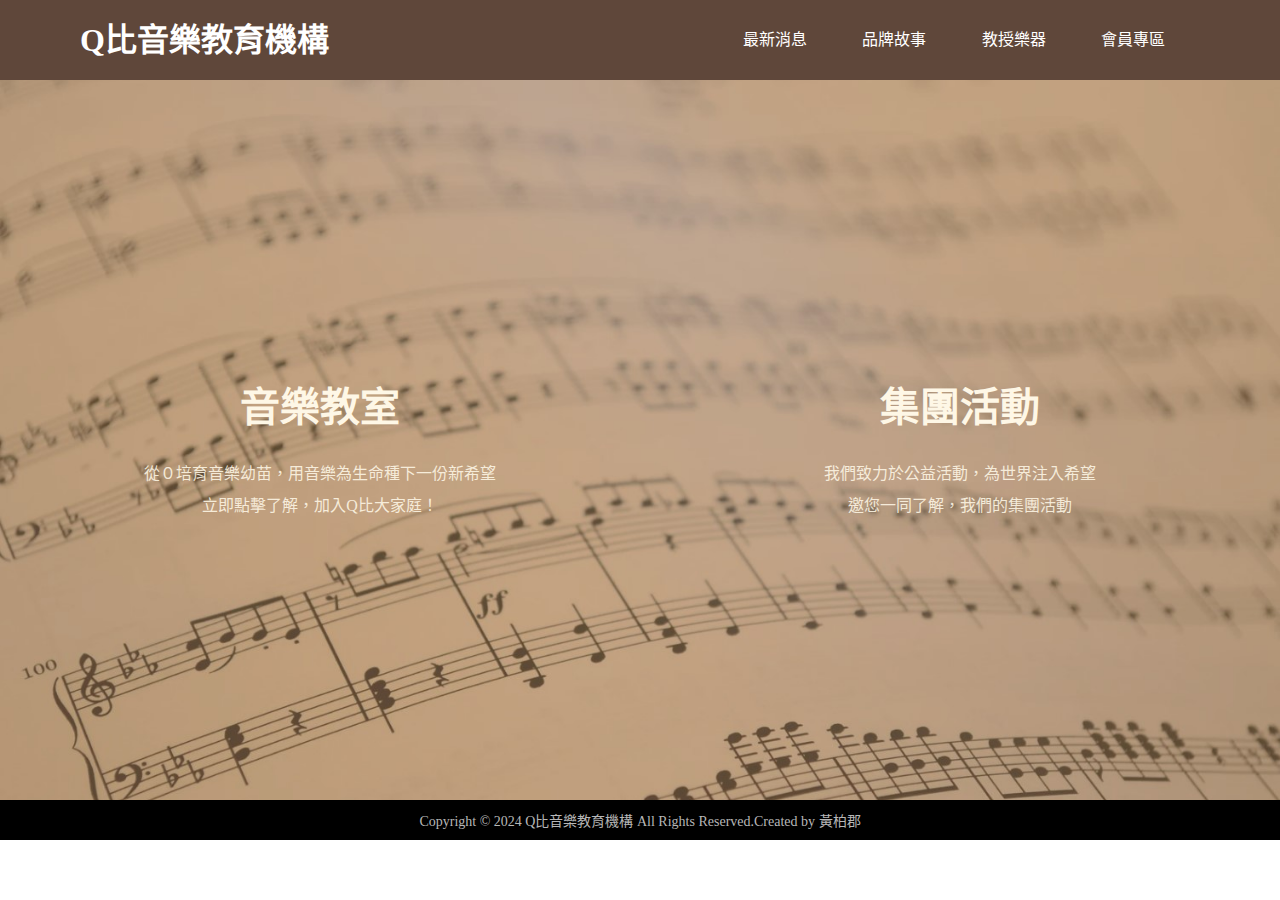
<file: index.html>
<!DOCTYPE html>
<html lang="zh-TW">
<head>
    <meta charset="UTF-8">
    <meta name="viewport" content="width=device-width, initial-scale=1.0">
    <title>Q比音樂教育機構</title>
    <link rel="stylesheet" href="index.css">
</head>
<body>
    <header>
    <h1>Q比音樂教育機構</h1>
    <nav>
    <ul>
        <li><a href="news.html" target="_blank">最新消息</a></li>
        <li><a href="story.html" target="_blank">品牌故事</a></li>
        <li><a href="instruments.html" target="_blank">教授樂器</a></li>
        <li><a href="members.html" target="_blank">會員專區</a></li>                
    </ul>
    </nav>  
    </header>   
    <main>
    
    <section class="menu">
        <div class="music_class">
        <a href="class.html" target="_blank">音樂教室</a>
        <p>從０培育音樂幼苗，用音樂為生命種下一份新希望<br>
            立即點擊了解，加入Q比大家庭！</p>
        </div>
        <div class="group_activity">
        <a href="activity.html" target="_blank">集團活動</a>
        <p>我們致力於公益活動，為世界注入希望<br>
        邀您一同了解，我們的集團活動</p>
        </div>
    </section>
    </main>
    <footer>
        <p>Copyright © 2024 Q比音樂教育機構 All Rights Reserved.Created by 黃柏郡</p>
    </footer>
</body>
</html>
</file>
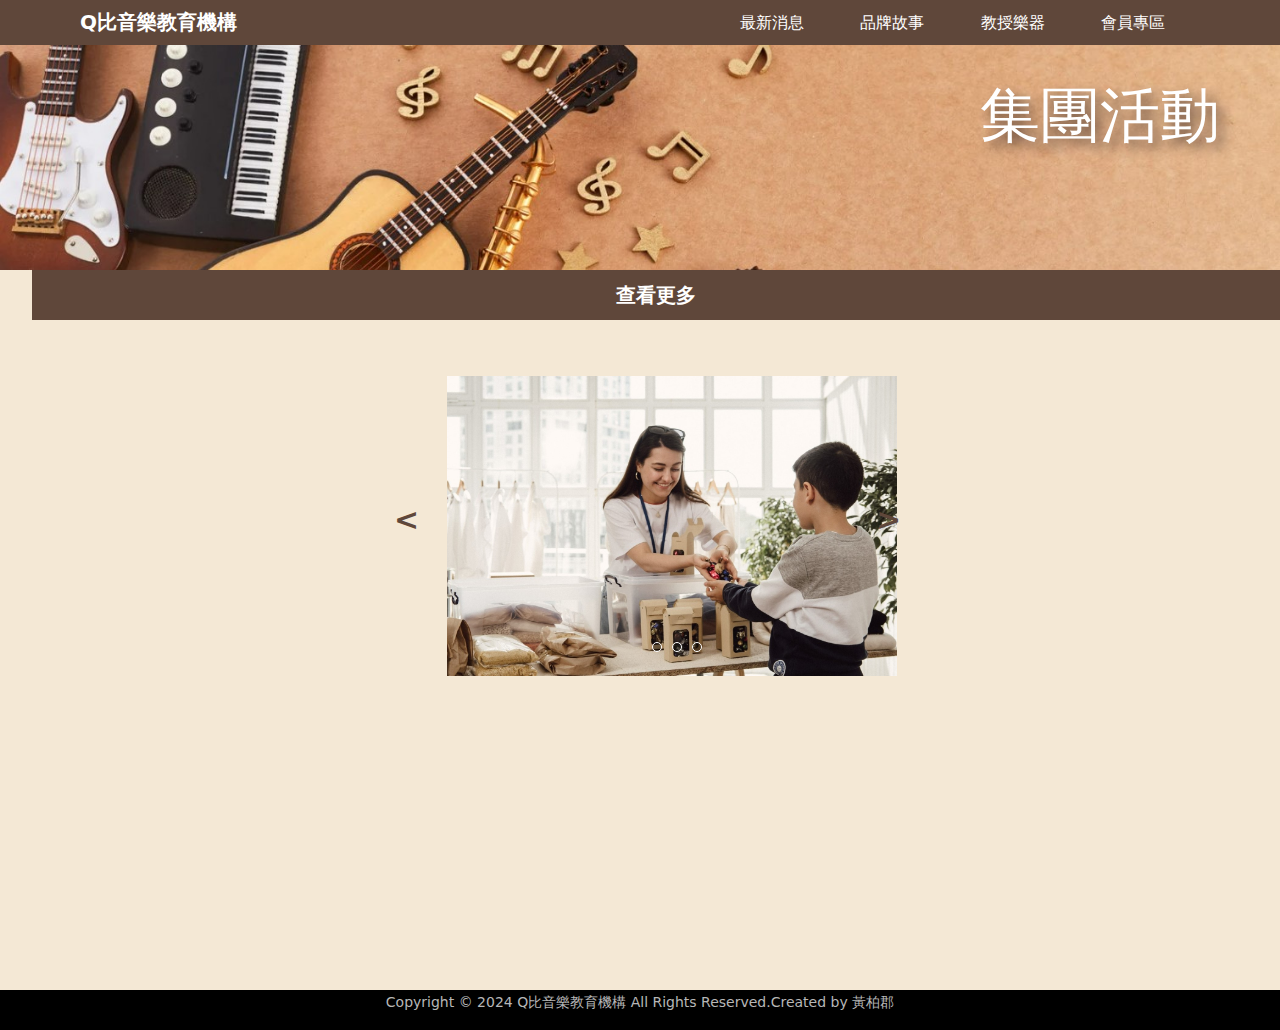
<file: activity.html>
<!DOCTYPE html>
<html lang="en">
<head>
    <meta charset="UTF-8">
    <meta name="viewport" content="width=device-width,initial-scale=1,
  minimum-scale=1,maximum-scale=1,user-scalable=no">
    <title>集團活動</title>
    <link href="https://stackpath.bootstrapcdn.com/bootstrap/5.3.0/css/bootstrap.min.css" rel="stylesheet">
    <link rel="stylesheet" href="activity.css">
    <script src="activity.js"></script>
</head>
<body>
    <header>
      <div class="index">
      <a class="logo" href="index.html">Q比音樂教育機構<a>
      <nav>
        <ul>
            <li><a href="news.html" target="_blank">最新消息</a></li>
            <li><a href="story.html" target="_blank">品牌故事</a></li>
            <li><a href="instruments.html" target="_blank">教授樂器</a></li>
            <li><a href="members.html" target="_blank">會員專區</a></li>                
        </ul>
      </nav> 
      </div> 
      <div class="title">
        <h1>集團活動</h1>
      </div> 
    </header>
    <main>
      <div class="menu">
        <ul>
          <li>查看更多</li>
              <ul class="menu-content">
                  <li><a href="welfare.html">公益活動</a></li>
                  <li><a href="plclass.html">公開課</a></li>
                  <li><a href="creator.html">創辦人介紹</a></li>
              </ul>
        </ul>
      </div>

      <div class="lunbo">
        <div class="content">
          <ul id="item">
            <li class="item active">
              <img src="image/act_img_1.jpg" >
            </li>
            <li class="item">
              <img src="image/act_img_2.jpg" >
            </li>
            <li class="item">
              <img src="image/act_img_3.jpg" >
            </li>
          </ul>
          <div id="btn-left"><</div>
          <div id="btn-right">></div>
          <ul id="circle">
            <li class="circle"></li>
            <li class="circle"></li>
            <li class="circle"></li>
          </ul>
        </div>
      </div>
    </main>

    <footer>
      <p>Copyright © 2024 Q比音樂教育機構 All Rights Reserved.Created by 黃柏郡</p>
    </footer>
</body>
</html>
</file>
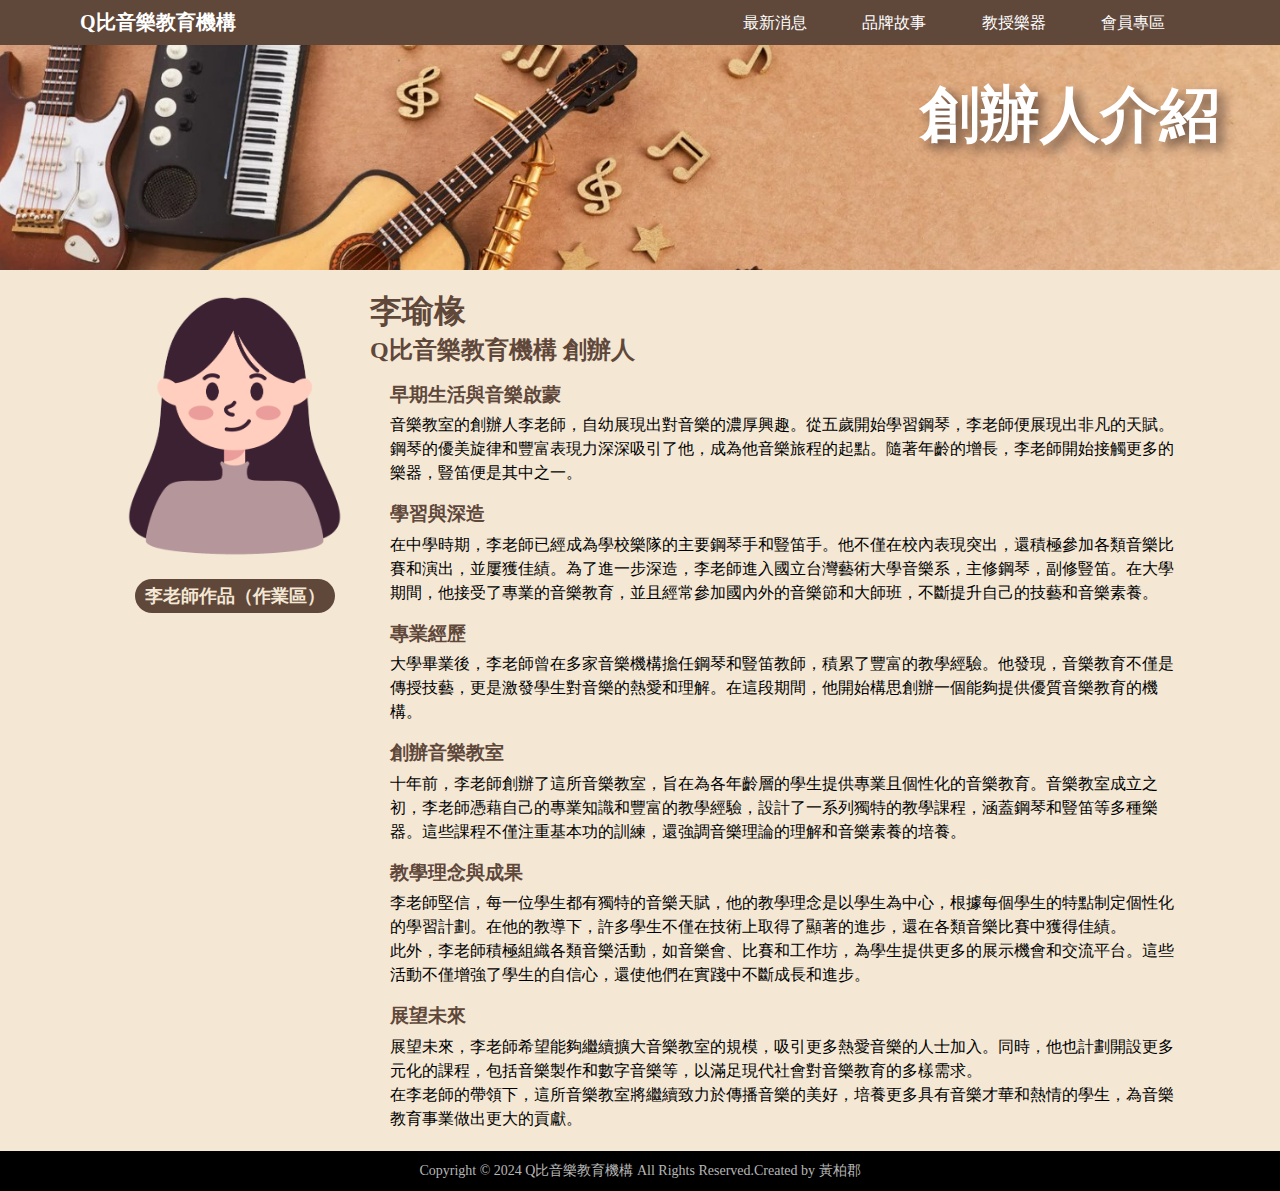
<file: creator.html>
<!DOCTYPE html>
<html lang="en">
<head>
    <meta charset="UTF-8">
    <meta name="viewport" content="width=device-width, initial-scale=1.0">
    <title>創辦人介紹</title>
    <link rel="stylesheet" href="creator.css">
</head>
<body>
    <header>
        <div class="index">
        <a class="logo" href="index.html">Q比音樂教育機構<a>
        <nav>
          <ul>
              <li><a href="news.html" target="_blank">最新消息</a></li>
              <li><a href="story.html" target="_blank">品牌故事</a></li>
              <li><a href="instruments.html" target="_blank">教授樂器</a></li>
              <li><a href="members.html" target="_blank">會員專區</a></li>                
          </ul>
        </nav> 
        </div> 
        <div class="title">
          <h1>創辦人介紹</h1>
        </div> 
    </header>

    <main>
        <div class="left">
            <img src="image/me.png" alt="創辦人照片">
            <a href="hw.html">李老師作品（作業區）</a>
        </div>
        <div class="right">
            <h1>李瑜椽</h1>
            <h2>Q比音樂教育機構 創辦人</h2>
            <div class="content">
                <h3>早期生活與音樂啟蒙</h3>
                <p>音樂教室的創辦人李老師，自幼展現出對音樂的濃厚興趣。從五歲開始學習鋼琴，李老師便展現出非凡的天賦。鋼琴的優美旋律和豐富表現力深深吸引了他，成為他音樂旅程的起點。隨著年齡的增長，李老師開始接觸更多的樂器，豎笛便是其中之一。</p>
            </div>
            <div class="content">
                <h3>學習與深造</h3>
                <p>在中學時期，李老師已經成為學校樂隊的主要鋼琴手和豎笛手。他不僅在校內表現突出，還積極參加各類音樂比賽和演出，並屢獲佳績。為了進一步深造，李老師進入國立台灣藝術大學音樂系，主修鋼琴，副修豎笛。在大學期間，他接受了專業的音樂教育，並且經常參加國內外的音樂節和大師班，不斷提升自己的技藝和音樂素養。</p>
            </div>
            <div class="content">
                <h3>專業經歷</h3>
                <p>大學畢業後，李老師曾在多家音樂機構擔任鋼琴和豎笛教師，積累了豐富的教學經驗。他發現，音樂教育不僅是傳授技藝，更是激發學生對音樂的熱愛和理解。在這段期間，他開始構思創辦一個能夠提供優質音樂教育的機構。</p>
            </div>
            <div class="content">
                <h3>創辦音樂教室</h3>
                <p>十年前，李老師創辦了這所音樂教室，旨在為各年齡層的學生提供專業且個性化的音樂教育。音樂教室成立之初，李老師憑藉自己的專業知識和豐富的教學經驗，設計了一系列獨特的教學課程，涵蓋鋼琴和豎笛等多種樂器。這些課程不僅注重基本功的訓練，還強調音樂理論的理解和音樂素養的培養。</p>
            </div>
            <div class="content">
                <h3>教學理念與成果</h3>
                <p>李老師堅信，每一位學生都有獨特的音樂天賦，他的教學理念是以學生為中心，根據每個學生的特點制定個性化的學習計劃。在他的教導下，許多學生不僅在技術上取得了顯著的進步，還在各類音樂比賽中獲得佳績。</p>
                <p>此外，李老師積極組織各類音樂活動，如音樂會、比賽和工作坊，為學生提供更多的展示機會和交流平台。這些活動不僅增強了學生的自信心，還使他們在實踐中不斷成長和進步。</p>
            </div>
            <div class="content">
                <h3>展望未來</h3>
                <p>展望未來，李老師希望能夠繼續擴大音樂教室的規模，吸引更多熱愛音樂的人士加入。同時，他也計劃開設更多元化的課程，包括音樂製作和數字音樂等，以滿足現代社會對音樂教育的多樣需求。</p>
                <p>在李老師的帶領下，這所音樂教室將繼續致力於傳播音樂的美好，培養更多具有音樂才華和熱情的學生，為音樂教育事業做出更大的貢獻。</p>
            </div>
            
        </div>
    </main>

    <footer>
        <p>Copyright © 2024 Q比音樂教育機構 All Rights Reserved.Created by 黃柏郡</p>
    </footer>
</body>
</html>
</file>
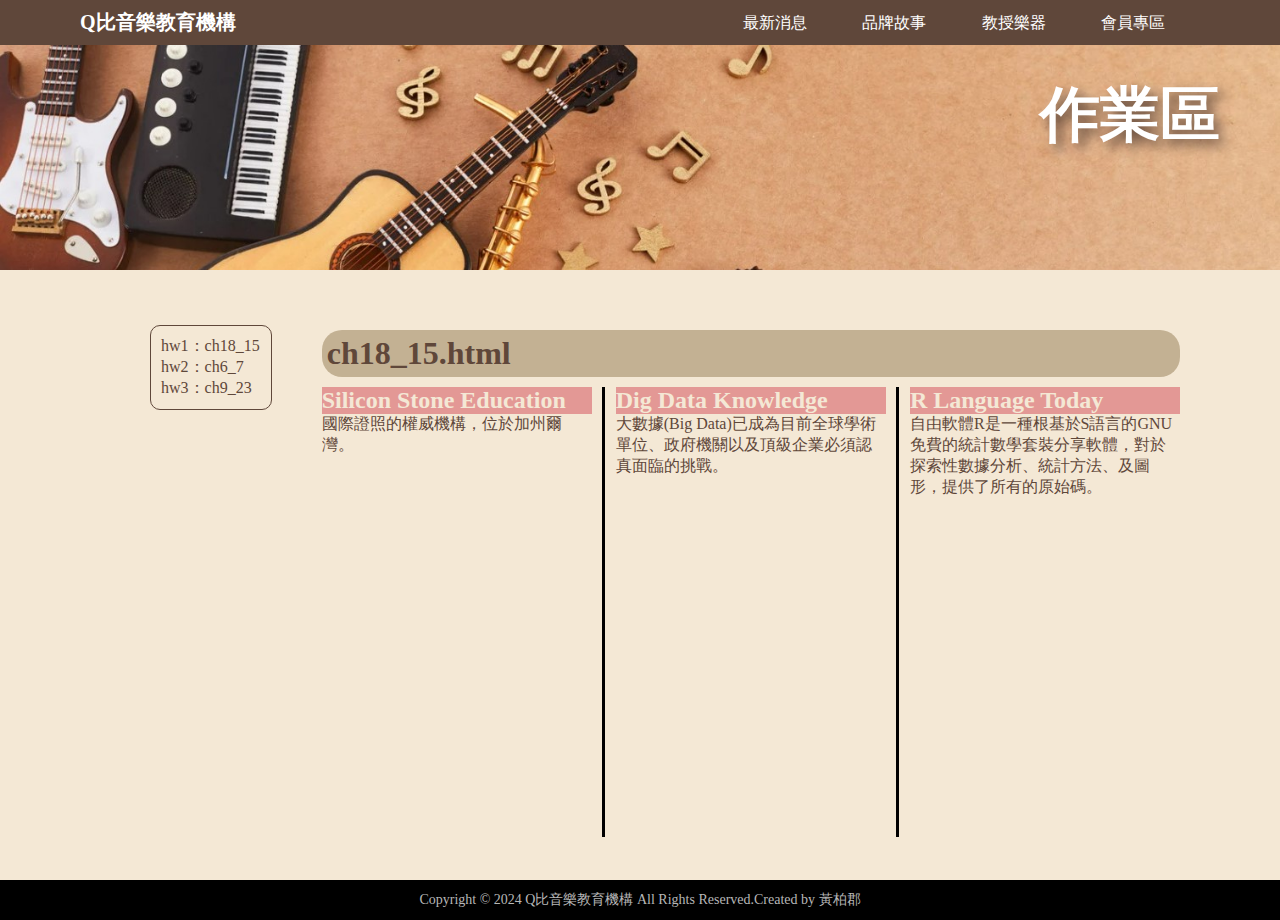
<file: hw.html>
<!DOCTYPE html>
<html lang="en">
<head>
    <meta charset="UTF-8">
    <meta name="viewport" content="width=device-width, initial-scale=1.0">
    <title>李老師作品（作業區）</title>
    <link rel="stylesheet" href="hw.css">
</head>
<body>
    <header>
        <div class="index">
        <a class="logo" href="index.html">Q比音樂教育機構<a>
        <nav>
          <ul>
              <li><a href="news.html" target="_blank">最新消息</a></li>
              <li><a href="story.html" target="_blank">品牌故事</a></li>
              <li><a href="instruments.html" target="_blank">教授樂器</a></li>
              <li><a href="members.html" target="_blank">會員專區</a></li>                
          </ul>
        </nav> 
        </div> 
        <div class="title">
          <h1>作業區</h1>
        </div> 
    </header>

    <main>
        <div class="hw-index">
            <ul>
                <li><a href="#hw1">hw1：ch18_15</a></li>
                <li><a href="#hw2">hw2：ch6_7</a></li>
                <li><a href="#hw3">hw3：ch9_23</a></li>
            </ul>
        </div>
        <div class="hw-content">
            <h1 id="hw1">ch18_15.html</h1>
            <div class="hw1">
                <h2>Silicon Stone Education</h1>
                <p>國際證照的權威機構，位於加州爾灣。</p>
                <section>
                    <h2 id="columnbreak">Dig Data Knowledge</h1>
                    <p>大數據(Big Data)已成為目前全球學術單位、政府機關以及頂級企業必須認真面臨的挑戰。</p>
                    <h2 id="columnbreak">R Language Today</h1>
                    <p>自由軟體R是一種根基於S語言的GNU免費的統計數學套裝分享軟體，對於探索性數據分析、統計方法、及圖形，提供了所有的原始碼。</p>
                </section>
            </div>
            <div class="hw2" id="hw2">
                <h1>ch6_7.html</h1>
                <table border="1">
                    <thead>
                        <tr><th colspan="3">聯合國水資源中心</th></tr>
                        <tr><th>河流名稱</th><th>國家</th><th>州名</th></tr>
                    </thead>
                    <tbody>
                        <tr><td>長江</td><td>中國</td><td>亞洲</td></tr>
                        <tr><td>尼羅河</td><td>埃及</td><td>非洲</td></tr>
                        <tr><td>亞馬遜河</td><td>巴西</td><td>南美洲</td></tr>
                    </tbody>
                    <tfoot>
                        <tr><th colspan="3">製表2024年6月5日</th></tr>
                    </tfoot>
                </table>
            </div>
            <div class="hw3" id="hw3">
                <h1>ch9_23.html</h1>
                <form action="cgi-bin/get.exe" method="get">
                    <p>未指明min,high和low
                        <meter value="75" max="100"></meter>
                    </p>
                    <p>有設定min,high和low
                        <meter value="75" max="100" min="0" high="85" low="60"></meter>
                    </p>
                </form>
            </div>
        </div>
    </main>

    <footer>
        <p>Copyright © 2024 Q比音樂教育機構 All Rights Reserved.Created by 黃柏郡</p>
    </footer>
</body>
</html>
</file>
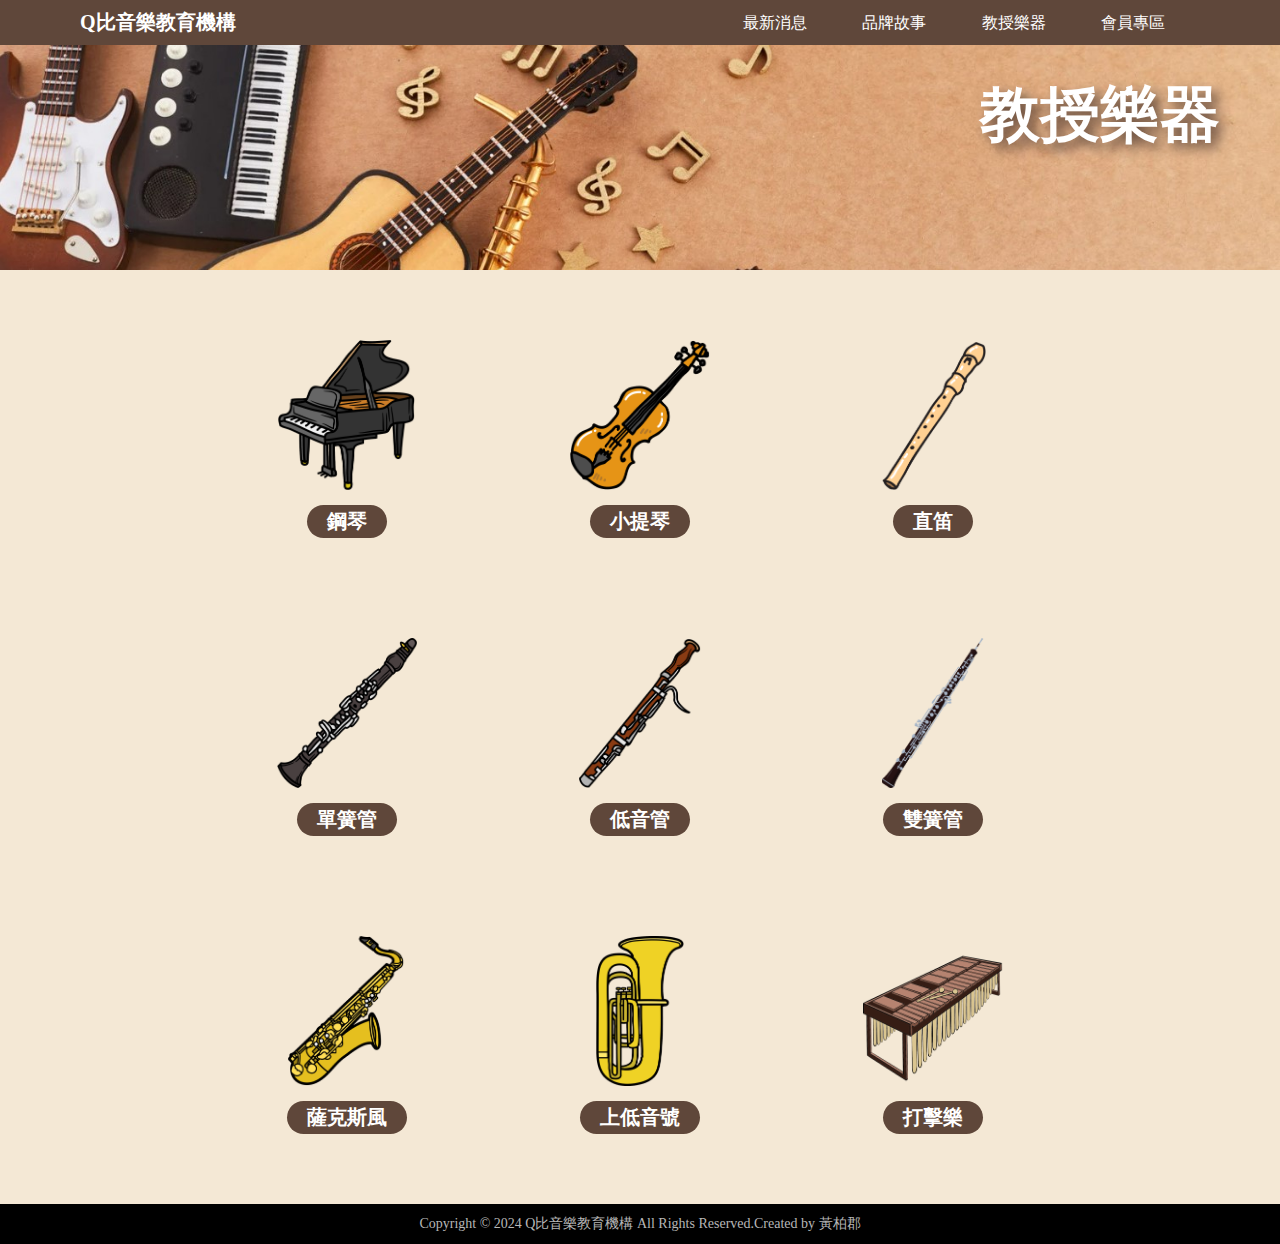
<file: instruments.html>
<!DOCTYPE html>
<html lang="en">
<head>
    <meta charset="UTF-8">
    <meta name="viewport" content="width=device-width, initial-scale=1.0">
    <title>教授樂器</title>
    <link rel="stylesheet" href="instruments.css">
</head>
<body>
    <header>
        <div class="index">
        <a class="logo" href="index.html">Q比音樂教育機構<a>
        <nav>
          <ul>
              <li><a href="news.html" target="_blank">最新消息</a></li>
              <li><a href="story.html" target="_blank">品牌故事</a></li>
              <li><a href="instruments.html" target="_blank">教授樂器</a></li>
              <li><a href="members.html" target="_blank">會員專區</a></li>                
          </ul>
        </nav> 
        </div> 
        <div class="title">
          <h1>教授樂器</h1>
        </div> 
    </header>

    <main>
        <section class="content">
            <div class="row">
                <div class="item">
                    <img src="image/instruments/1piano.png" alt="鋼琴">
                    <p>鋼琴</p>
                    <div class="description"><strong>鋼琴</strong>
                        <br>一種鍵盤樂器，以其豐富的音色和廣泛的音域而聞名。
                        <br>它通常被認為是西方音樂中最重要的樂器之一，並被廣泛用於各種音樂形式，
                        <br>從古典音樂到流行音樂，從獨奏到伴奏，皆可見到它的身影。</div>
                </div>
                <div class="item">
                    <img src="image/instruments/2violin.png" alt="小提琴">
                    <p>小提琴</p>
                    <div class="description"><strong>小提琴</strong>
                        <br>弦樂器家族中的一員，它具有高亮的音色和廣泛的表現力。
                        <br>它在交響樂、室內樂、爵士樂等各種音樂形式中都有著重要的地位。</div>
                </div>
                <div class="item">
                    <img src="image/instruments/3recorder.png" alt="直笛">
                    <p>直笛</p>
                    <div class="description"><strong>直笛</strong>
                        <br>作為國中小最常見的樂器，直笛其實富有表現力。
                        <br>無論是獨奏、爵士、協奏，皆能看到直笛參與其中。</div>
                </div>
            </div>
            <div class="row">
                <div class="item">
                    <img src="image/instruments/4cl.png" alt="單簧管">
                    <p>單簧管</p>
                    <div class="description"><strong>單簧管</strong>
                        <br>又稱豎笛，是一種木管樂器。擁有獨特的柔和音色和廣泛的表現能力。
                        <br>它在管弦樂、室內樂、爵士樂等各種音樂場合中都有重要的地位</div>
                </div>
                <div class="item">
                    <img src="image/instruments/5bs.png" alt="低音管">
                    <p>低音管</p>
                    <div class="description"><strong>低音管</strong>
                        <br>又稱巴松管。是管樂器家族中的低音樂器，它的音色深沉而豐富。
                        <br>通常出現在管樂團、交響樂團等場合中。</div>
                </div>
                <div class="item">
                    <img src="image/instruments/6ob.png" alt="雙簧管">
                    <p>雙簧管</p>
                    <div class="description"><strong>雙簧管</strong>
                        <br>雙簧管的音色富有情感且獨特，常常被用於獨奏、室內樂和管樂團中。
                        <br>它在管樂和交響樂中擔任著重要的角色，並且在古典音樂、
                        <br>現代音樂以及一些民族音樂中都有應用。</div>
                </div>
            </div>
            <div class="row">
                <div class="item">
                    <img src="image/instruments/7sax.png" alt="薩克斯風">
                    <p>薩克斯風</p>
                    <div class="description-upper"><strong>薩克斯風</strong>
                        <br>是一種金屬樂器，分為soprano、alto、toner、bariton多種音域，
                        <br>從高音到低音都能涵蓋。它在爵士樂、流行樂等現代音樂中廣受歡迎，
                        <br>是市面上最受歡迎、最多人學習的樂器之一。</div>
                </div>
                <div class="item">
                    <img src="image/instruments/8bar.png" alt="上低音號">
                    <p>上低音號</p>
                    <div class="description-upper"><strong>上低音號</strong>
                        <br>又稱巴里東，為銅管樂器家族中的一員，擔任低音聲部的重要角色。
                        <br>它在管樂團和交響樂團中常常負責提供穩固的低音支撐。</div>
                </div>
                <div class="item">
                    <img src="image/instruments/9per.png" alt="打擊樂">
                    <p>打擊樂</p>
                    <div class="description-upper"><strong>打擊樂</strong>
                        <br>包括各種擊打和敲擊的樂器，例如鼓、木琴、鈸等。
                        <br>它們的組成多元、聲音多樣，可以創造出各種不同的節奏和效果，
                        <br>廣泛應用於各種音樂風格中，擔任烘托氣氛、穩定節奏的角色。</div>
                </div>
            </div>
        </section>
    </main>
    <footer>
        <p>Copyright © 2024 Q比音樂教育機構 All Rights Reserved.Created by 黃柏郡</p>
    </footer>
</body>
</html>
</file>
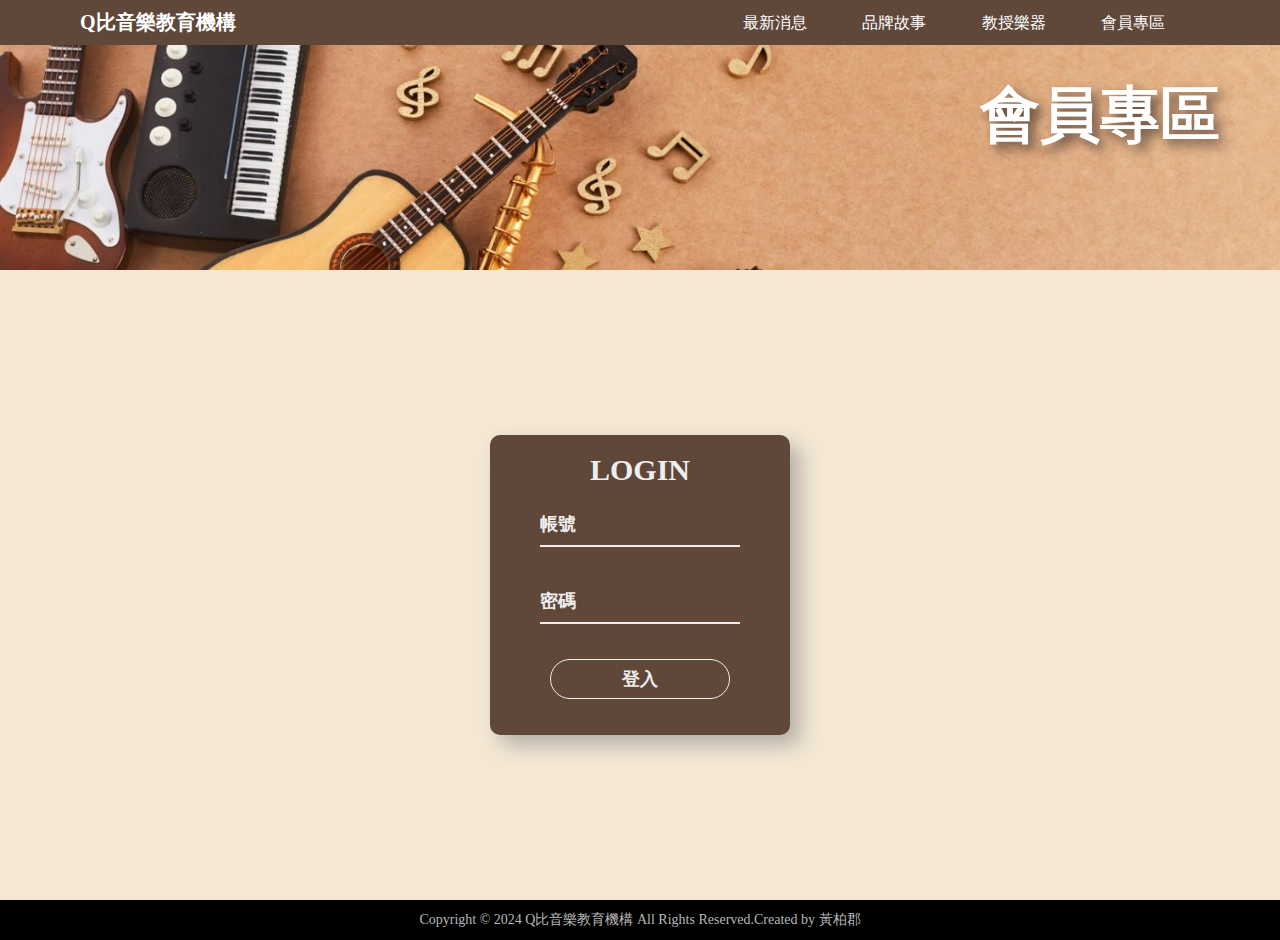
<file: members.html>
<!DOCTYPE html>
<html lang="en">
<head>
    <meta charset="UTF-8">
    <meta name="viewport" content="width=device-width, initial-scale=1.0">
    <title>會員專區</title>
    <link rel="stylesheet" href="members.css">
</head>
<body>
    <header>
        <div class="index">
        <a class="logo" href="index.html">Q比音樂教育機構<a>
        <nav>
          <ul>
              <li><a href="news.html" target="_blank">最新消息</a></li>
              <li><a href="story.html" target="_blank">品牌故事</a></li>
              <li><a href="instruments.html" target="_blank">教授樂器</a></li>
              <li><a href="members.html" target="_blank">會員專區</a></li>                
          </ul>
        </nav> 
        </div> 
        <div class="title">
          <h1>會員專區</h1>
        </div> 
    </header>

    <main>
        <div class="login">
            <h1>LOGIN</h1>
            <form action="">
                <input type="text" placeholder="帳號">
                <input type="text" placeholder="密碼">
                <button>登入</button>
            </form>
        </div>
        <script>
            window.onload = function () {
        //獲取login
        let login = document.querySelector('.login')  
        let span
        let inTime, outTime
        let isIn = true //默認打開
        let isOut    
        //滑鼠進入
        login.addEventListener('mouseenter', function (e) {
            isOut = false//預先關閉，如果沒有進入if，就不會到滑鼠離開的if
            if (isIn) {
                inTime = new Date().getTime()
    
                //生成span元素加進login的末尾
                span = document.createElement('span')
                login.appendChild(span)
    
                //span去使用in動畫
                span.style.animation = 'in .5s ease-out forwards'
    
                //計算 top 和 left 值，追蹤滑鼠位置
                let top = e.clientY - e.target.offsetTop
                let left = e.clientX - e.target.offsetLeft
    
                span.style.top = top + 'px'
                span.style.left = left + 'px'
    
                isIn = false
                isOut = true
    
            }
        })
 
        //滑鼠離開
        login.addEventListener('mouseleave', function (e) {
            if (isOut) {
                outTime = new Date().getTime()
                let passTime = outTime - inTime
    
                if (passTime < 500) {
                    setTimeout(mouseleave, 500 - passTime) //以經過的時間就不要
                }
                else {
                    mouseleave()
                }
            }
    
            function mouseleave() {
                span.style.animation = 'out .5s ease-out forwards'
    
                //計算 top 和 left 值，追蹤滑鼠位置
                let top = e.clientY - e.target.offsetTop
                let left = e.clientX - e.target.offsetLeft
    
                span.style.top = top + 'px'
                span.style.left = left + 'px'
    
                //定時器
                setTimeout(function () {
                    login.removeChild(span)
                    isIn = true //執行完滑鼠離開才打開
                }, 500)
            }
            })
        }
        </script>
    </main>

    <footer>
        <p>Copyright © 2024 Q比音樂教育機構 All Rights Reserved.Created by 黃柏郡</p>
    </footer>
</body>
</html>
</file>
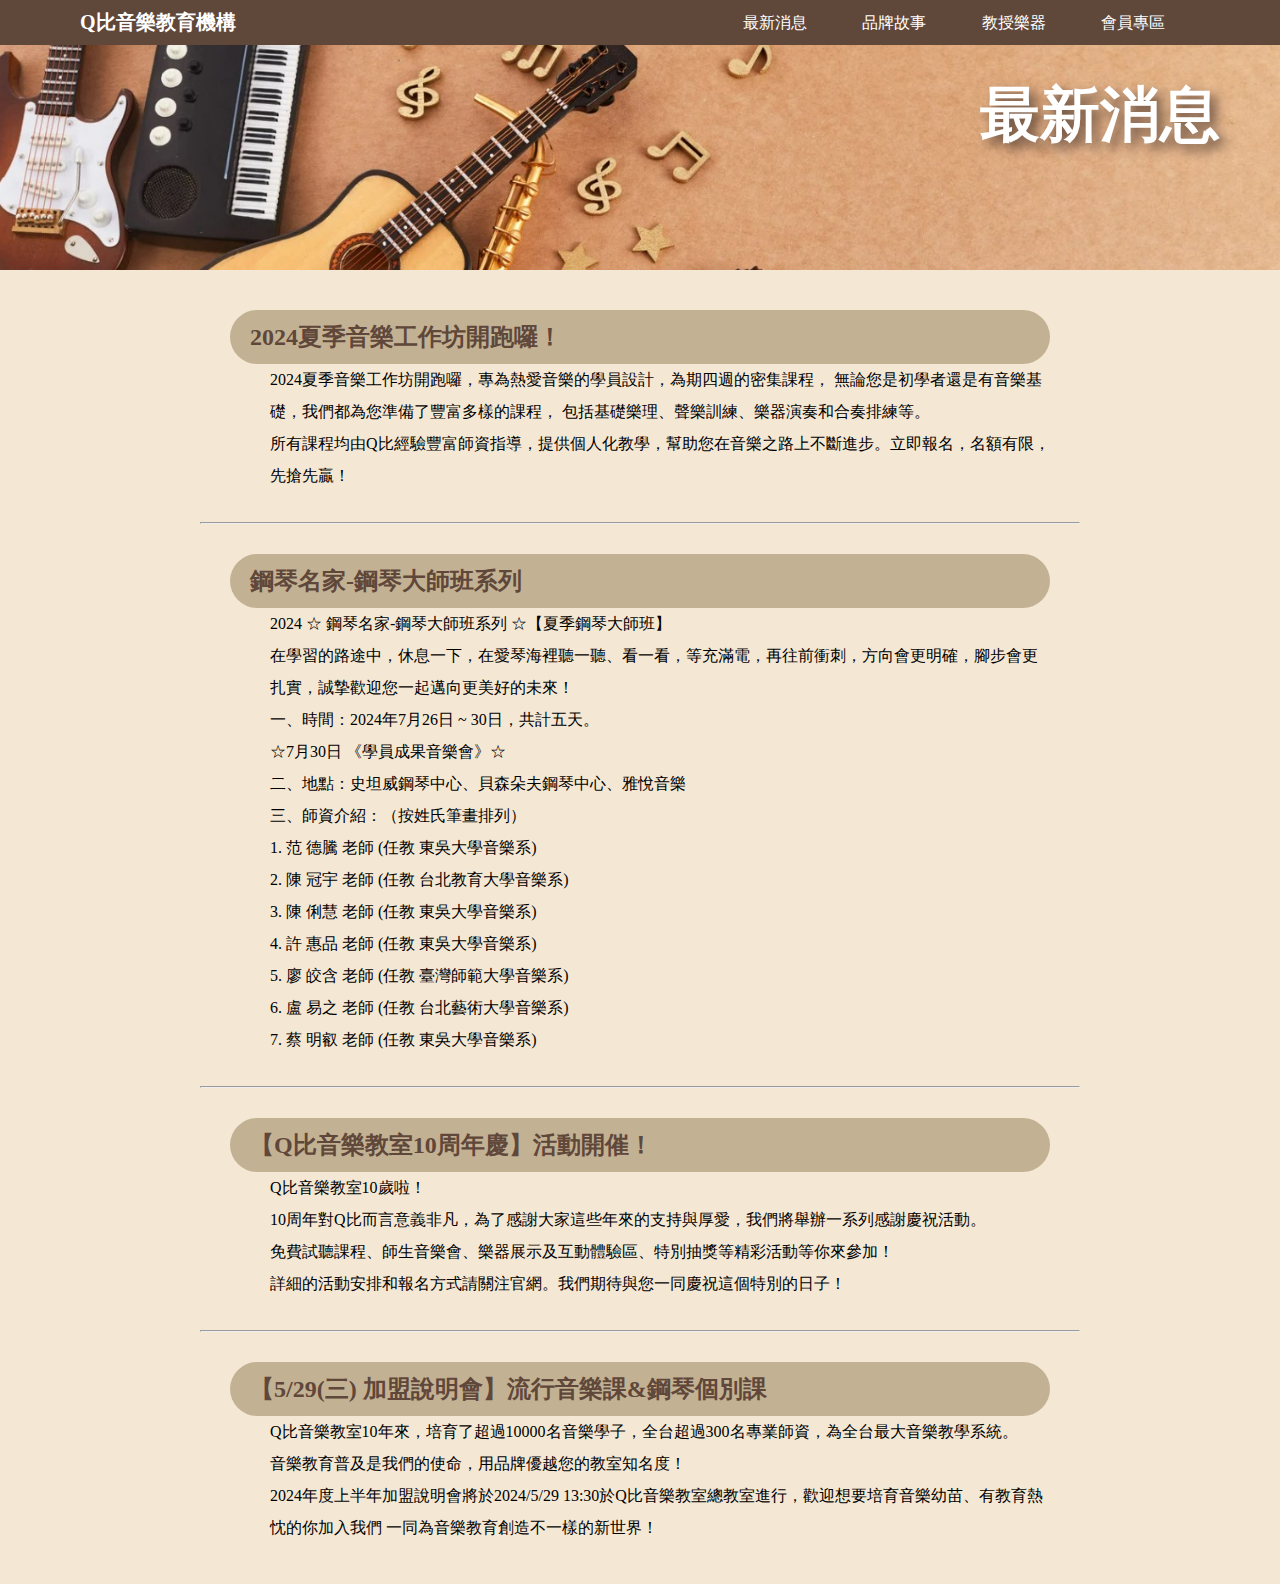
<file: news.html>
<!DOCTYPE html>
<html lang="en">
<head>
    <meta charset="UTF-8">
    <meta name="viewport" content="width=device-width, initial-scale=1.0">
    <title>最新消息</title>
    <link rel="stylesheet" href="news.css">
</head>
<body>
    <header>
        <div class="index">
        <a class="logo" href="index.html">Q比音樂教育機構<a>
        <nav>
          <ul>
              <li><a href="news.html" target="_blank">最新消息</a></li>
              <li><a href="story.html" target="_blank">品牌故事</a></li>
              <li><a href="instruments.html" target="_blank">教授樂器</a></li>
              <li><a href="members.html" target="_blank">會員專區</a></li>                
          </ul>
        </nav> 
        </div> 
        <div class="title">
          <h1>最新消息</h1>
        </div> 
    </header>

    <main>
        <div class="news-list">
            <div class="news-list-content">
            <h2>2024夏季音樂工作坊開跑囉！</h2>
            <p>
                2024夏季音樂工作坊開跑囉，專為熱愛音樂的學員設計，為期四週的密集課程，
                無論您是初學者還是有音樂基礎，我們都為您準備了豐富多樣的課程，
                包括基礎樂理、聲樂訓練、樂器演奏和合奏排練等。
                <br>所有課程均由Q比經驗豐富師資指導，提供個人化教學，幫助您在音樂之路上不斷進步。立即報名，名額有限，先搶先贏！
            </p>
            </div>
            <hr>
            <div class="news-list-content">
            <h2>鋼琴名家-鋼琴大師班系列</h2>
            <p>
                2024 ☆ 鋼琴名家-鋼琴大師班系列 ☆【夏季鋼琴大師班】
                <br>在學習的路途中，休息一下，在愛琴海裡聽一聽、看一看，等充滿電，再往前衝刺，方向會更明確，腳步會更扎實，誠摯歡迎您一起邁向更美好的未來！
                <br>一、時間：2024年7月26日 ~ 30日，共計五天。
                <br>☆7月30日 《學員成果音樂會》☆
                <br>二、地點：史坦威鋼琴中心、貝森朵夫鋼琴中心、雅悅音樂
                <br>三、師資介紹：（按姓氏筆畫排列）
                <br>1. 范 德騰 老師 (任教 東吳大學音樂系)
                <br>2. 陳 冠宇 老師 (任教 台北教育大學音樂系)
                <br>3. 陳 俐慧 老師 (任教 東吳大學音樂系)
                <br>4. 許 惠品 老師 (任教 東吳大學音樂系)
                <br>5. 廖 皎含 老師 (任教 臺灣師範大學音樂系)
                <br>6. 盧 易之 老師 (任教 台北藝術大學音樂系)
                <br>7. 蔡 明叡 老師 (任教 東吳大學音樂系)
            </p>
            </div>
            <hr>
            <div class="news-list-content">
            <h2>【Q比音樂教室10周年慶】活動開催！</h2>
            <p>
                Q比音樂教室10歲啦！
                <br>10周年對Q比而言意義非凡，為了感謝大家這些年來的支持與厚愛，我們將舉辦一系列感謝慶祝活動。
                <br>免費試聽課程、師生音樂會、樂器展示及互動體驗區、特別抽獎等精彩活動等你來參加！
                <br>詳細的活動安排和報名方式請關注官網。我們期待與您一同慶祝這個特別的日子！
            </p>
            </div>
            <hr>
            <div class="news-list-content">
            <h2>【5/29(三) 加盟說明會】流行音樂課&鋼琴個別課</h2>
            <p>
                Q比音樂教室10年來，培育了超過10000名音樂學子，全台超過300名專業師資，為全台最大音樂教學系統。
                <br>音樂教育普及是我們的使命，用品牌優越您的教室知名度！
                <br>2024年度上半年加盟說明會將於2024/5/29 13:30於Q比音樂教室總教室進行，歡迎想要培育音樂幼苗、有教育熱忱的你加入我們
                一同為音樂教育創造不一樣的新世界！
            </p>
            </div>
        </div>
    </main>
</body>
</html>
</file>
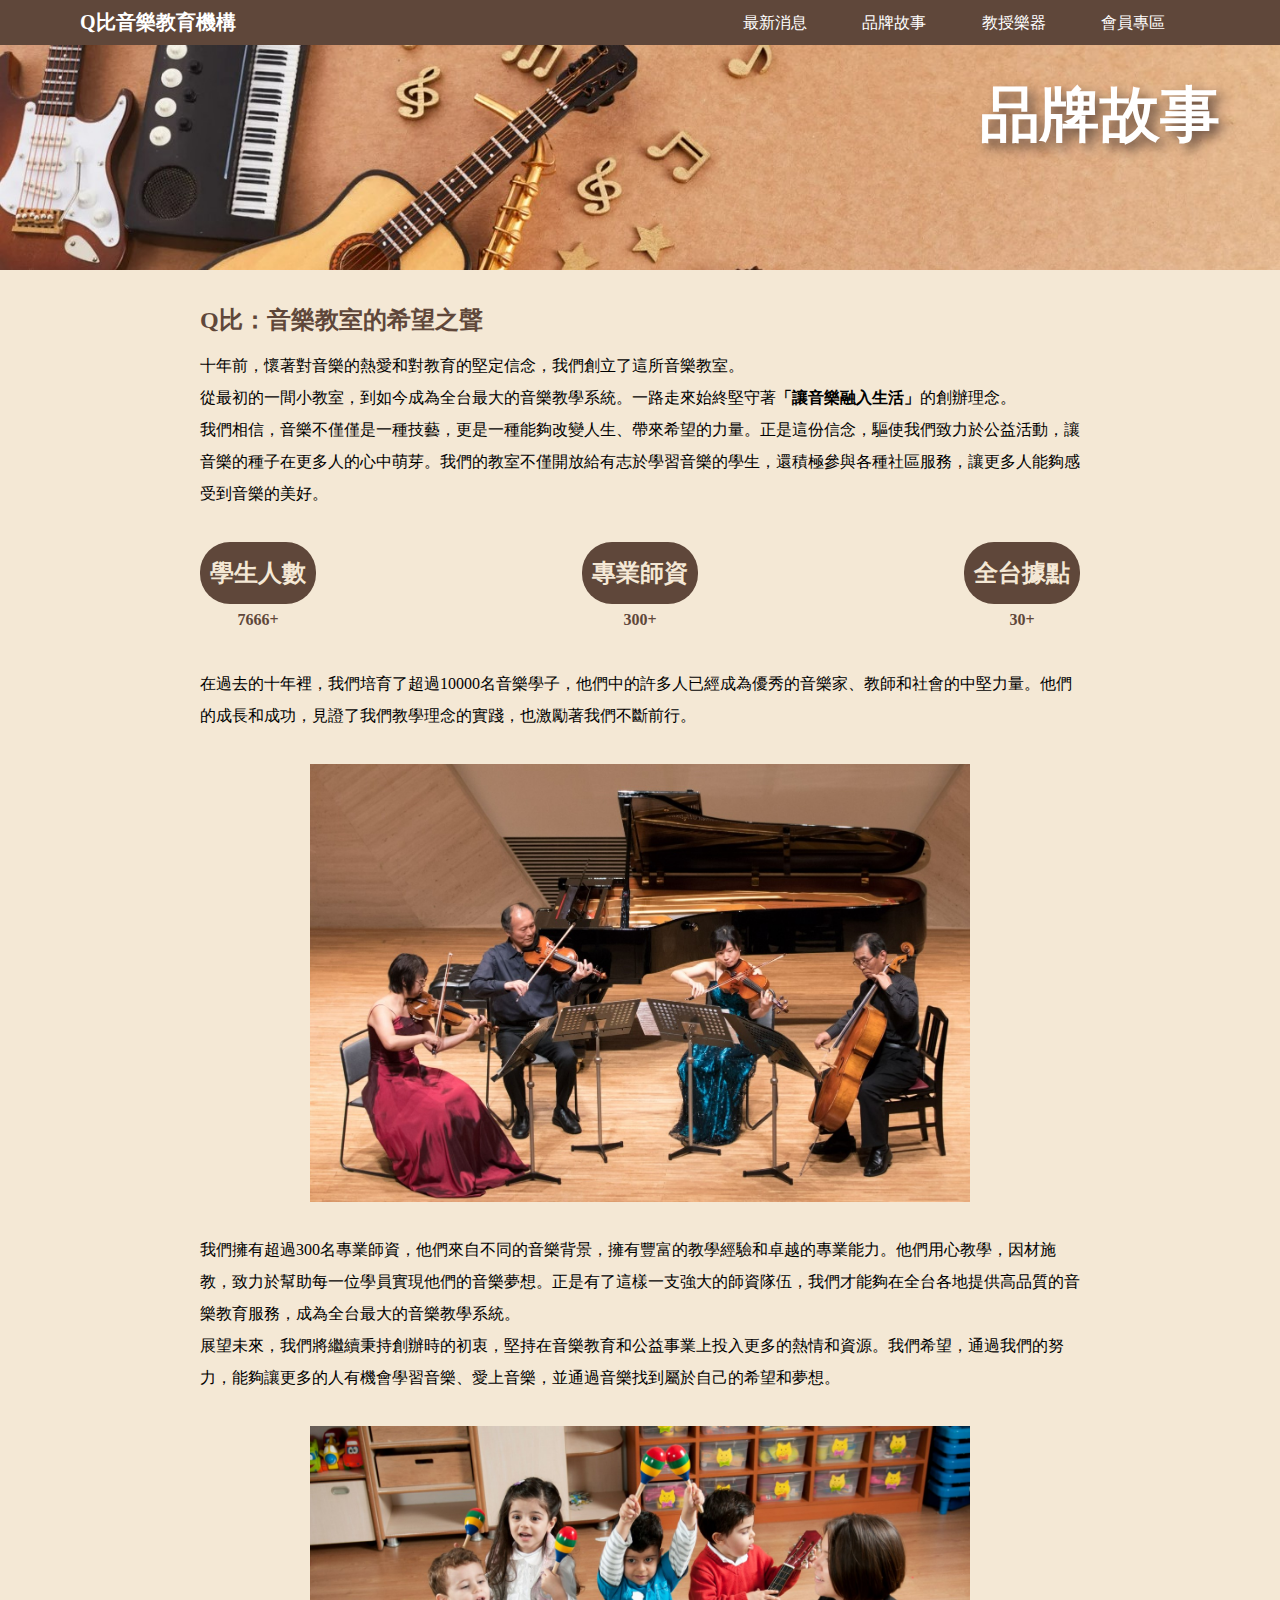
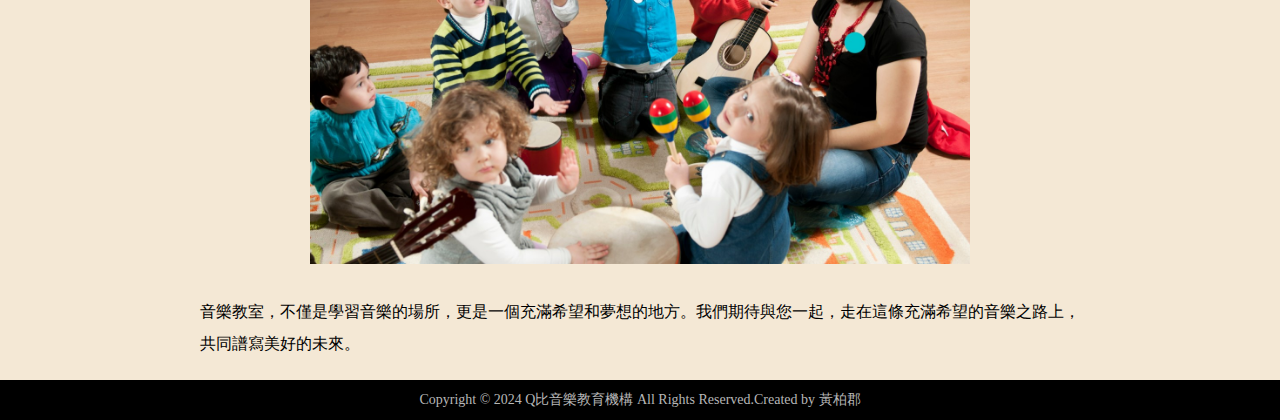
<file: story.html>
<!DOCTYPE html>
<html lang="en">
<head>
    <meta charset="UTF-8">
    <meta name="viewport" content="width=device-width, initial-scale=1.0">
    <title>品牌故事</title>
    <link href= "https://cdn.jsdelivr.net/npm/bootstrap@5.0.0-beta1/dist/css/bootstrap.min.css" rel="stylesheet" integrity="sha384-giJF6kkoqNQ00vy+HMDP7azOuL0xtbfIcaT9wjKHr8RbDVddVHyTfAAsrekwKmP1" crossorigin="anonymous">
    <link rel="stylesheet" href="story.css">
</head>
<body onload="load()">
    <header>
        <div class="index">
        <a class="logo" href="index.html">Q比音樂教育機構<a>
        <nav>
          <ul>
              <li><a href="news.html" target="_blank">最新消息</a></li>
              <li><a href="story.html" target="_blank">品牌故事</a></li>
              <li><a href="instruments.html" target="_blank">教授樂器</a></li>
              <li><a href="members.html" target="_blank">會員專區</a></li>                
          </ul>
        </nav> 
        </div> 
        <div class="title">
          <h1>品牌故事</h1>
        </div> 
    </header>

    <main>
    <div class="story">
      <h2>Q比：音樂教室的希望之聲</h2>
      <p>
        十年前，懷著對音樂的熱愛和對教育的堅定信念，我們創立了這所音樂教室。
        <br>從最初的一間小教室，到如今成為全台最大的音樂教學系統。一路走來始終堅守著<strong>「讓音樂融入生活」</strong>的創辦理念。
        <br>我們相信，音樂不僅僅是一種技藝，更是一種能夠改變人生、帶來希望的力量。正是這份信念，驅使我們致力於公益活動，讓音樂的種子在更多人的心中萌芽。我們的教室不僅開放給有志於學習音樂的學生，還積極參與各種社區服務，讓更多人能夠感受到音樂的美好。
      </p>
      <br>
      <div class="container"> 
        <div class="row">
              <div class="col-md">
                 <h2>學生人數</h2>
                 <div class="fs-2"><span id="0101"></span>+</div>
              </div>
              <div class="col-md">
                 <h2>專業師資</h2>
                 <div class="fs-2"><span id="0102"></span>+</div>
              </div>
              <div class="col-md">
                 <h2>全台據點</h2>
                 <div class="fs-2"><span id="0103"></span>+</div> 
              </div>
        </div>
      </div>
      <br>
      <p>
        在過去的十年裡，我們培育了超過10000名音樂學子，他們中的許多人已經成為優秀的音樂家、教師和社會的中堅力量。他們的成長和成功，見證了我們教學理念的實踐，也激勵著我們不斷前行。
      </p>
      <br>
      <img src="image/musician.jpg">
      <br>
      <p>
        我們擁有超過300名專業師資，他們來自不同的音樂背景，擁有豐富的教學經驗和卓越的專業能力。他們用心教學，因材施教，致力於幫助每一位學員實現他們的音樂夢想。正是有了這樣一支強大的師資隊伍，我們才能夠在全台各地提供高品質的音樂教育服務，成為全台最大的音樂教學系統。
        <br>展望未來，我們將繼續秉持創辦時的初衷，堅持在音樂教育和公益事業上投入更多的熱情和資源。我們希望，通過我們的努力，能夠讓更多的人有機會學習音樂、愛上音樂，並通過音樂找到屬於自己的希望和夢想。
      </p>
      <br>
      <img src="image/music_hope.jpg">
      <br>
      <p>
        音樂教室，不僅是學習音樂的場所，更是一個充滿希望和夢想的地方。我們期待與您一起，走在這條充滿希望的音樂之路上，共同譜寫美好的未來。
      </p>
    </div>

    <script>
    function animate(obj, initVal, lastVal, duration) {
    let startTime = null;
    // 取得現在時間 (currentTime)
    let currentTime = Date.now();
    // 傳送現在時間至step function
    const step = (currentTime) => {
        // 指派開始時間為現在時間
        if (!startTime) {
            startTime = currentTime ;
        }

        // 計算顯示數值
        const progress = Math.min((currentTime - startTime) / duration, 1);

        // 用progress計算顯示內容
        obj.innerHTML = Math.floor(progress * (lastVal - initVal) + initVal);

        // 檢查是否是最後的數值
        if (progress < 1) {
            window.requestAnimationFrame(step);
        }
        else{
            window.cancelAnimationFrame(window.requestAnimationFrame(step));
        }
    };

    // 開始顯示動畫
    window.requestAnimationFrame(step);
    }

    // 取得要進行數字動畫的網頁元素
    let text1 = document.getElementById('0101');
    let text2 = document.getElementById('0102');
    let text3 = document.getElementById('0103');

    // 設定 起始值 結束值 持續時間
    const load = () => {
        animate(text1, 0, 10000, 1000);
        animate(text2, 0, 300, 500);
        animate(text3, 0, 30, 500);
    }
    </script>
    </main>
    <footer>
      <p>Copyright © 2024 Q比音樂教育機構 All Rights Reserved.Created by 黃柏郡</p>
    </footer>
</body>
</html>
</file>
<file: index.css>
* {
    padding:0;
    margin:0;
}
header {
    background-color: #5f473a;
    height:80px;
    width:100%;
        
}
h1 {
    color:white;
    position:absolute;
    left: 80px;
    top:0;
    line-height: 80px;
    background-repeat: no-repeat;
    background-position: center;
    width:250px;
}
header ul {
    position:absolute;
    right:5vw;
    top:0;
    line-height:80px;
}
header li {
    display:inline;
    margin-right:4vw;    
}
header a {
    color:white;
    text-decoration: none;
}
header a:hover {
    text-decoration: underline;
}
.menu {
    height:80vh;
    background-image: url("image/index.jpg");
    background-repeat: no-repeat;
    background-size:cover;
    background-position: center;
    display:flex;
}
.music_class {
    width:50%;
    display:flex;
    flex-direction:column;
    align-items: center;
    justify-content: center;
    padding: 30px;
}
.music_class a {
    color: #FEF7E6;
    font-size:40px;
    font-weight: bold;
    line-height: 2.5em;
    text-decoration: none;
}
.music_class a:hover {
    color: #ffffff;
    font-size:45px;
}
.music_class p {
    color: #fef7e6df;
    text-align: center;
    line-height: 2em;
}
.group_activity {
    width:50%;
    display:flex;
    flex-direction:column;
    align-items: center;
    justify-content: center;
    padding: 30px;
}
.group_activity a {
    color: #FEF7E6;
    font-size:40px;
    font-weight: bold;
    line-height: 2.5em;
    text-decoration: none;
}
.group_activity a:hover{
    color: #ffffff;
    font-size:45px;
}
.group_activity p {
    color: #fef7e6df;
    text-align: center;
    line-height: 2em;
}
footer {
    background-color:#000000;
    color:#B7B7B7;
    height:40px;
    display:flex;
    justify-content: center;
    align-items: center;
    font-size: 14px;
}
</file>
<file: activity.css>
* {
    padding:0;
    margin:0;
}
.index {
    background-color: #5f473a;
    height:45px;
    width:100%;
    position: fixed;
    z-index: 1000;
}
.index a.logo {
    color:white;
    font-size: 20px;
    font-weight: bolder;
    position:absolute;
    left: 80px;
    top:0;
    line-height: 45px;
    text-decoration: none;
}
.index a.logo:hover {
    color:#f4e8d5;
    position:absolute;
    left: 80px;
    top:0;
    line-height: 45px;
    text-decoration: none;
}
.index ul {
    position:absolute;
    right:5vw;
    top:0;
    line-height:45px;
}
.index li {
    display:inline;
    margin-right:4vw;    
}
.index ul a {
    color:white;
    text-decoration: none;
}
.index ul a:hover {
    text-decoration: underline;
}
.title{
    height: 30vh;
    background-image: url("image/instruments.jpg");
    background-repeat: no-repeat;
    background-size:cover;
    background-position: center;
}
.title h1{
    color:white;
    text-shadow: #5f473a 0.1em 0.1em 0.2em;
    position:absolute;
    right: 60px;
    top: 75px;
    line-height: 80px;
    font-size: 60px;
}
.menu {
    display: inline-block;
    width: 100%;
    position: relative;
}
.menu li{
    color: white;
    font-size: 20px;
    font-weight: bold;
    text-align: center;
    padding: 10px;
    list-style-type: none;
    background-color: #5f473a;
}
.menu-content {
    display: none;
    position: absolute;
    left: 40%;
    top: 100%;
    width: 20%;
    z-index: 999;
}
.menu-content li{
    font-size: 17px;
    font-weight: 500;
}
.menu:hover .menu-content {
    display: block;
    width: 20%;
}
.menu-content a {
    color: white;
    text-decoration: none;
    display: block;
}
.menu-content a:hover {
    background-color: #7c695e;
}
main{
    background-color: #f4e8d5;
    height: 80vh;
}
.lunbo{
    padding: 20px 200px;
}
.content{
    width: 502px;
    height: 300px;
    margin: 20px auto;
    position: relative;
}
#item{
    width: 100%;
    height: 100%;
    position: absolute;
    left: 26px;
    list-style: none;
}
.item{
    position: absolute;
    opacity: 0;
    transition: all 1s;    
}
.item.active{
    opacity:1;
}
img{
    width: 450px;
    height: 300px;
    position: relative;
}
#btn-left{
    width: 20px;
    height: 69px;
    font-size: 30px;
    font-weight: bolder;
    color: #5f473a;
    line-height: 69px;
    padding-left:5px;
    z-index: 10;
    position: absolute;
    left: 0;
    top: 50%;
    transform: translateY(-60%);/*按鈕偏上才能置中*/
    cursor: pointer;
    opacity: 1
}

#btn-right{
    width: 20px;
    height: 69px;
    font-size: 30px;
    font-weight: bolder;
    color: #5f473a;
    line-height: 69px;
    padding-left: 5px;
    z-index: 10;
    position: absolute;
    right: 0;
    top: 50%;
    cursor: pointer;
    opacity: 1;
    transform: translateY(-60%);
}
#circle{
    height: 20px;
    display: flex;
    position: absolute;
    bottom: 3px;
    left: 45%;
    list-style: none;
}
.circle{
    width: 10px;
    height: 10px;
    border-radius: 10px;
    border: 1px solid white;
    background: rgba(0,0,0,0.4);
    cursor: pointer;
    margin: 5px;
}
.white{
    background-color: #FFFFFF;
}

footer {
    background-color:#000000;
    color:#B7B7B7;
    height:40px;
    display:flex;
    justify-content: center;
    align-items: center;
    font-size: 14px;
}
</file>
<file: creator.css>
* {
    padding:0;
    margin:0;
}

.index {
    background-color: #5f473a;
    height:45px;
    width:100%;
    position: fixed;
    z-index: 1000;
}
.index a.logo {
    color:white;
    font-size: 20px;
    font-weight: bolder;
    position:absolute;
    left: 80px;
    top:0;
    line-height: 45px;
    text-decoration: none;
}
.index a.logo:hover {
    color:#f4e8d5;
    position:absolute;
    left: 80px;
    top:0;
    line-height: 45px;
    text-decoration: none;
}
.index ul {
    position:absolute;
    right:5vw;
    top:0;
    line-height:45px;
}
.index li {
    display:inline;
    margin-right:4vw;    
}
.index ul a {
    color:white;
    text-decoration: none;
}
.index ul a:hover {
    text-decoration: underline;
}

.title{
    height: 30vh;
    background-image: url("image/instruments.jpg");
    background-repeat: no-repeat;
    background-size:cover;
    background-position: center;
}

.title h1{
    color:white;
    text-shadow: #5f473a 0.1em 0.1em 0.2em;
    position:absolute;
    right: 60px;
    top: 75px;
    line-height: 80px;
    font-size: 60px;
}
main {
    background-color: #f4e8d5;
    display: flex;
    padding: 20px 100px;
}

.left {
    flex: 1;
    display: flex;
    flex-direction: column; /* 垂直排列 */
    align-items: center; 
}

img {
    width: 80%;
}

.left a {
    background-color: #5f473a;
    color: #f4e8d5;
    font-size: 18px;
    font-weight: bold;
    text-decoration: none;
    padding: 5px 10px;
    border-radius: 20px;
    display: flex;
    align-items: center;
    justify-content: center; 
    margin-top: 20px;
}
.left a:hover{
    color: #5f473a;
    background-color: #c3b193;
}
.right{
    flex: 3;
}
.right h1,h2{
    color: #5f473a;
}
.content{
    padding-top: 10px;
    padding-left: 20px;
}
.content h3{
    color: #5f473a;
    line-height: 2;
}
.content p{
    line-height: 1.5;
}
footer {
    background-color:#000000;
    color:#B7B7B7;
    height:40px;
    display:flex;
    justify-content: center;
    align-items: center;
    font-size: 14px;
}
</file>
<file: hw.css>
* {
    padding:0;
    margin:0;
}

.index {
    background-color: #5f473a;
    height:45px;
    width:100%;
    position: fixed;
    z-index: 1000;
}
.index a.logo {
    color:white;
    font-size: 20px;
    font-weight: bolder;
    position:absolute;
    left: 80px;
    top:0;
    line-height: 45px;
    text-decoration: none;
}
.index a.logo:hover {
    color:#f4e8d5;
    position:absolute;
    left: 80px;
    top:0;
    line-height: 45px;
    text-decoration: none;
}
.index ul {
    position:absolute;
    right:5vw;
    top:0;
    line-height:45px;
}
.index li {
    display:inline;
    margin-right:4vw;    
}
.index ul a {
    color:white;
    text-decoration: none;
}
.index ul a:hover {
    text-decoration: underline;
}

.title{
    height: 30vh;
    background-image: url("image/instruments.jpg");
    background-repeat: no-repeat;
    background-size:cover;
    background-position: center;
}

.title h1{
    color:white;
    text-shadow: #5f473a 0.1em 0.1em 0.2em;
    position:absolute;
    right: 60px;
    top: 75px;
    line-height: 80px;
    font-size: 60px;
}
main{
    background-color: #f4e8d5;
    display: flex;
    padding: 50px 100px 20px 150px;
    height: 60vh;
}
.hw-index{
    flex: 1;
    align-items: center;
}
.hw-index ul{
    list-style: none;
    align-items: center;
    border: 1px solid #5f473a; /* 添加边框 */
    padding: 10px; /* 添加内边距 */
    margin: 5px 0; /* 添加上下外边距 */
    border-radius: 10px; /* 添加圆角 */
    width: 100px;
}
.hw-index li a{
    color: #5f473a;
    text-decoration: none;
}
.hw-index li a:hover{
    text-decoration: underline;
}
.hw-content{
    flex: 5;
    align-items: center;
    overflow-x: auto; /* 進度條 */
}
.hw-content h1{
    background-color: #c3b193;
    color: #5f473a;
    padding: 5px 5px;
    border-radius: 20px;
    margin-top: 10px;
    margin-bottom: 10px;
}

div.hw1 {
    columns: 3;
    column-gap: 1.5em;
    column-rule-style: solid;
    height: 50vh;
    align-items: center;
    width: 100%;
}
.hw1 h2{
    background-color: rgba(227, 152, 149);
    color: #f4e8d5;
}
#columnbreak {
    break-before: column;
}
.hw1 p{
    color: #5f473a;
}
div.hw2, div.hw3{
    display: flex;
    height: 50vh;
    flex-direction: column;
    align-items: center;
    justify-content: center;
}
.hw2 h1, .hw3 h1{
    width: 100%;
}
.hw2 table{
    color: #5f473a;
    text-align: center;
    align-items: center;
    justify-content: center;
}
.hw3 form{
    color: #5f473a;
}

footer {
    background-color:#000000;
    color:#B7B7B7;
    height:40px;
    display:flex;
    justify-content: center;
    align-items: center;
    font-size: 14px;
}
</file>
<file: instruments.css>
* {
    padding:0;
    margin:0;
}
.index {
    background-color: #5f473a;
    height:45px;
    width:100%;
    position: fixed;
    z-index: 1000;
}
.index a.logo {
    color:white;
    font-size: 20px;
    font-weight: bolder;
    position:absolute;
    left: 80px;
    top:0;
    line-height: 45px;
    text-decoration: none;
}
.index a.logo:hover {
    color:#f4e8d5;
    position:absolute;
    left: 80px;
    top:0;
    line-height: 45px;
    text-decoration: none;
}
.index ul {
    position:absolute;
    right:5vw;
    top:0;
    line-height:45px;
}
.index li {
    display:inline;
    margin-right:4vw;    
}
.index ul a {
    color:white;
    text-decoration: none;
}
.index ul a:hover {
    text-decoration: underline;
}
.title{
    height: 30vh;
    background-image: url("image/instruments.jpg");
    background-repeat: no-repeat;
    background-size:cover;
    background-position: center;
}
.title h1{
    color:white;
    text-shadow: #5f473a 0.1em 0.1em 0.2em;
    position:absolute;
    right: 60px;
    top: 75px;
    line-height: 80px;
    font-size: 60px;
}
.content {
    background-color: #f4e8d5;
    display: flex;
    flex-direction: column;
    align-items: center;
    justify-content: center;
    height: 100%;
    padding: 20px 200px;
}
.row {
    display: flex;
    width: 100%;
    justify-content: space-around;
    padding: 20px;
}
.item {
    flex: 1 1 30%;
    display: flex;
    flex-direction: column;
    align-items: center;
    justify-content: center;
    padding: 10px;
    margin: 20px;
    box-sizing: border-box;
    text-align: center;
}
.item:hover{
    box-shadow: #5f473a 0.1em 0.1em 0.1em;
}
.item img {
    max-width: 60%;
    height: 150px;
}
.item p {
    background-color: #5f473a;
    color: #ffffff;
    font-size: 20px;
    font-weight: bold;
    margin-top: 15px;    
    border-radius: 30px;
    padding: 3px 20px;
}
.item .description {
    position: absolute;
    background-color: rgba(227, 152, 149, 0.7);
    color: #fff;
    padding: 10px;
    border-radius: 5px;
    max-width: 80%;
    text-align: left;
    transform: translate(0%, 100px); /* 初始位置 */
    opacity: 0;
    transition: transform 0.3s ease, opacity 0.3s ease;
}
.item:hover .description {
    transform: translate(0%, 170px); /* 目標位置 */
    opacity: 1; 
}
.item .description-upper {
    position: absolute;
    background-color: rgba(227, 152, 149, 0.7);
    color: #fff;
    padding: 10px;
    border-radius: 5px;
    max-width: 80%;
    text-align: left;
    transform: translate(0%, -100px); /* 初始位置 */
    opacity: 0;
    transition: transform 0.3s ease, opacity 0.3s ease;
}
.item:hover .description-upper {
    transform: translate(0%, -170px); /* 目標位置 */
    opacity: 1; 
}

footer {
    background-color:#000000;
    color:#B7B7B7;
    height:40px;
    display:flex;
    justify-content: center;
    align-items: center;
    font-size: 14px;
}
</file>
<file: members.css>
* {
    padding:0;
    margin:0;
}

.index {
    background-color: #5f473a;
    height:45px;
    width:100%;
    position: fixed;
    z-index: 1000;
}
.index a.logo {
    color:white;
    font-size: 20px;
    font-weight: bolder;
    position:absolute;
    left: 80px;
    top:0;
    line-height: 45px;
    text-decoration: none;
}
.index a.logo:hover {
    color:#f4e8d5;
    position:absolute;
    left: 80px;
    top:0;
    line-height: 45px;
    text-decoration: none;
}
.index ul {
    position:absolute;
    right:5vw;
    top:0;
    line-height:45px;
}
.index li {
    display:inline;
    margin-right:4vw;    
}
.index ul a {
    color:white;
    text-decoration: none;
}
.index ul a:hover {
    text-decoration: underline;
}

.title{
    height: 30vh;
    background-image: url("image/instruments.jpg");
    background-repeat: no-repeat;
    background-size:cover;
    background-position: center;
}

.title h1{
    color:white;
    text-shadow: #5f473a 0.1em 0.1em 0.2em;
    position:absolute;
    right: 60px;
    top: 75px;
    line-height: 80px;
    font-size: 60px;
}
main {
    background-color: #f4e8d5;
    display: flex;
    flex-direction: column;
    justify-content: center;
    align-items: center;
    height: 70vh;
}
.login{
    overflow: hidden;
    position: relative;
    display: flex;
    flex-direction: column;
    justify-content: center;
    width: 300px;
    height: 300px;
    background-color: #5f473a;
    border-radius: 10px;
    box-shadow: 10px 10px 20px rgb(33, 44, 55, .3);
}
.login h1{
    color: #eee;
    text-shadow: #5f473a 0.1em 0.1em 0.2em;
    font-size: 30px;
    font-weight: bold;
    z-index: 1;
    text-align: center;
}
form {
    display: flex;
    flex-direction: column;
    justify-content: space-around;
    align-items: center;
    width: 100%;
    height: 230px;
    z-index: 1;
}
input {
    width: 200px;
    height: 40px;
    background-color: transparent;
    border: none;
    border-bottom: 2px solid #eee;
    font-size: 18px;
    font-weight: bold;
    text-shadow: #5f473a 0.1em 0.1em 0.2em;
    outline: none;
}
input::placeholder{
    font-size: 18px;    
    color:#eee;
}
button {
    width: 180px;
    height: 40px;
    border: 1px solid #eee;
    background-color: transparent;
    border-radius: 20px;
    color: #eee;
    font-size: 18px;
    font-weight: bold;
    text-shadow: #5f473a 0.1em 0.1em 0.2em;
    cursor: pointer;
}
span {
    position: absolute;
    top: 0;
    left: 0;
    width: 0;
    height: 0;
    background-color: #c3b193;
    /* 滑鼠置中 */
    transform: translate(-50%, -50%);
    /* 圓展开 */
    border-radius: 50%;
}
@keyframes in {
    0% {
        width: 0;
        height: 0;
    }
 
    100% {
        width: 1200px;
        height: 1200px;
    }
} 
/* 滑鼠離開動畫 */
@keyframes out {
    0% {
        width: 1200px;
        height: 1200px;
    }
 
    100% {
        width: 0;
        height: 0;
    }
}
footer {
    background-color:#000000;
    color:#B7B7B7;
    height:40px;
    display:flex;
    justify-content: center;
    align-items: center;
    font-size: 14px;
}
</file>
<file: news.css>
* {
    padding:0;
    margin:0;
}
.index {
    background-color: #5f473a;
    height:45px;
    width:100%;
    position: fixed;
    z-index: 1000;
}
.index a.logo {
    color:white;
    font-size: 20px;
    font-weight: bolder;
    position:absolute;
    left: 80px;
    top:0;
    line-height: 45px;
    text-decoration: none;
}
.index a.logo:hover {
    color:#f4e8d5;
    position:absolute;
    left: 80px;
    top:0;
    line-height: 45px;
    text-decoration: none;
}
.index ul {
    position:absolute;
    right:5vw;
    top:0;
    line-height:45px;
}
.index li {
    display:inline;
    margin-right:4vw;    
}
.index ul a {
    color:white;
    text-decoration: none;
}
.index ul a:hover {
    text-decoration: underline;
}
.title{
    height: 30vh;
    background-image: url("image/instruments.jpg");
    background-repeat: no-repeat;
    background-size:cover;
    background-position: center;
}
.title h1{
    color:white;
    text-shadow: #5f473a 0.1em 0.1em 0.2em;
    position:absolute;
    right: 60px;
    top: 75px;
    line-height: 80px;
    font-size: 60px;
}
main{
    background-color: #f4e8d5;
    padding: 10px 200px;
}
.news-list{
    border-color: #5f473a;
    border: 3px;
    line-height: 2;
}
.news-list-content{
    padding: 30px;
}
.news-list-content h2{
    background-color: #c3b193;
    color: #5f473a;
    border-radius: 30px;
    padding: 3px 20px;
}
.news-list-content p{
    margin-left: 40px;
}
</file>
<file: story.css>
* {
    padding:0;
    margin:0;
}
.index {
    background-color: #5f473a;
    height:45px;
    width:100%;
    position: fixed;
    z-index: 1000;
}
.index a.logo {
    color:white;
    font-size: 20px;
    font-weight: bolder;
    position:absolute;
    left: 80px;
    top:0;
    line-height: 45px;
    text-decoration: none;
}
.index a.logo:hover {
    color:#f4e8d5;
    position:absolute;
    left: 80px;
    top:0;
    line-height: 45px;
    text-decoration: none;
}
.index ul {
    position:absolute;
    right:5vw;
    top:0;
    line-height:45px;
}
.index li {
    display:inline;
    margin-right:4vw;    
}
.index ul a {
    color:white;
    text-decoration: none;
}
.index ul a:hover {
    text-decoration: underline;
}
.title{
    height: 30vh;
    background-image: url("image/instruments.jpg");
    background-repeat: no-repeat;
    background-size:cover;
    background-position: center;
}
.title h1{
    color:white;
    text-shadow: #5f473a 0.1em 0.1em 0.2em;
    position:absolute;
    right: 60px;
    top: 75px;
    line-height: 80px;
    font-size: 60px;
}

.story{
    background-color: #f4e8d5;
    padding: 20px 200px;
    line-height: 2;
}
.story h2{
    color: #5f473a;
    font-weight: bold;
    line-height: 60px;
}
.container {
    display: flex;
    justify-content: center;
    align-items: center;
}
.row {
    display: flex;
    justify-content: space-between; /* 列均匀分布 */
    align-items: center;
    width: 100%;
}
.col-md {
    text-align: center;
}
.col-md h2 {
    background-color: #5f473a;
    color: #f4e8d5;
    border-radius: 30px;
    padding: 1px 10px;
}
.fs-2{
    color: #5f473a;
    font-weight: bolder;
}
img {
    width: 75%;
    margin: auto;
    display: block;
}

footer {
    background-color:#000000;
    color:#B7B7B7;
    height:40px;
    display:flex;
    justify-content: center;
    align-items: center;
    font-size: 14px;
}
</file>
